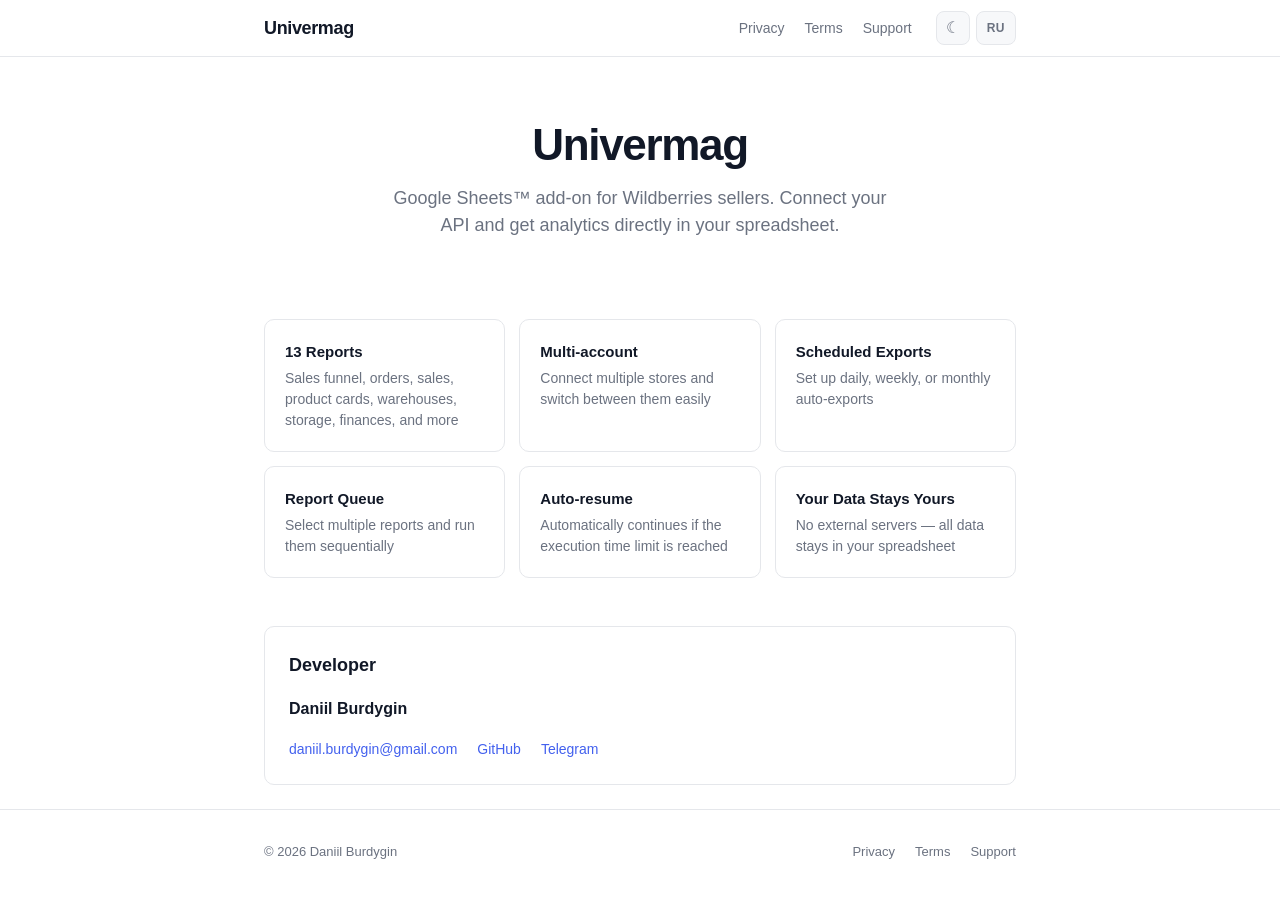
<file: index.html>
<!DOCTYPE html>
<html lang="ru" data-lang="ru" data-theme="light">
<head>
  <meta charset="UTF-8">
  <meta name="viewport" content="width=device-width, initial-scale=1.0">
  <title>Univermag — Google Sheets Add-on for Wildberries</title>
  <script>(function(){var d=document.documentElement,t=localStorage.getItem('uvm-theme');if(!t&&window.matchMedia('(prefers-color-scheme:dark)').matches)t='dark';if(t)d.setAttribute('data-theme',t);var l=localStorage.getItem('uvm-lang');if(!l)l=navigator.language&&navigator.language.startsWith('ru')?'ru':'en';d.setAttribute('data-lang',l);d.lang=l})()</script>
  <link rel="stylesheet" href="style.css">
</head>
<body>
  <header class="header">
    <div class="container header-inner">
      <a href="index.html" class="logo">Univermag</a>
      <nav class="nav">
        <a href="privacy.html"><span class="ru">Конфиденциальность</span><span class="en">Privacy</span></a>
        <a href="terms.html"><span class="ru">Условия</span><span class="en">Terms</span></a>
        <a href="support.html"><span class="ru">Поддержка</span><span class="en">Support</span></a>
      </nav>
      <div class="controls">
        <button class="ctrl-btn" onclick="toggleTheme()" aria-label="Toggle theme"><span id="themeIcon">&#x263E;</span></button>
        <button class="ctrl-btn lang-btn" id="langToggle" onclick="toggleLang()">EN</button>
      </div>
    </div>
  </header>

  <main class="container">
    <section class="hero">
      <h1>Univermag</h1>
      <p class="tagline">
        <span class="ru">Расширение Google Sheets&#8482; для селлеров Wildberries. Подключите API и получайте аналитику прямо в таблице.</span>
        <span class="en">Google Sheets&#8482; add-on for Wildberries sellers. Connect your API and get analytics directly in your spreadsheet.</span>
      </p>
    </section>

    <section class="features">
      <div class="feature-card">
        <h3><span class="ru">13 отчётов</span><span class="en">13 Reports</span></h3>
        <p><span class="ru">Воронка продаж, заказы, продажи, карточки, склады, хранение, финансы и другие</span><span class="en">Sales funnel, orders, sales, product cards, warehouses, storage, finances, and more</span></p>
      </div>
      <div class="feature-card">
        <h3><span class="ru">Мультиаккаунт</span><span class="en">Multi-account</span></h3>
        <p><span class="ru">Подключите несколько магазинов и переключайтесь между ними</span><span class="en">Connect multiple stores and switch between them easily</span></p>
      </div>
      <div class="feature-card">
        <h3><span class="ru">Автовыгрузка</span><span class="en">Scheduled Exports</span></h3>
        <p><span class="ru">Настройте расписание: ежедневно, еженедельно или ежемесячно</span><span class="en">Set up daily, weekly, or monthly auto-exports</span></p>
      </div>
      <div class="feature-card">
        <h3><span class="ru">Очередь отчётов</span><span class="en">Report Queue</span></h3>
        <p><span class="ru">Выберите несколько отчётов и запустите их последовательно</span><span class="en">Select multiple reports and run them sequentially</span></p>
      </div>
      <div class="feature-card">
        <h3><span class="ru">Автопродолжение</span><span class="en">Auto-resume</span></h3>
        <p><span class="ru">При превышении лимита выгрузка продолжится автоматически</span><span class="en">Automatically continues if the execution time limit is reached</span></p>
      </div>
      <div class="feature-card">
        <h3><span class="ru">Данные у вас</span><span class="en">Your Data Stays Yours</span></h3>
        <p><span class="ru">Никаких внешних серверов — все данные остаются в вашей таблице</span><span class="en">No external servers — all data stays in your spreadsheet</span></p>
      </div>
    </section>

    <section class="contact-card">
      <h2><span class="ru">Разработчик</span><span class="en">Developer</span></h2>
      <p><strong>Daniil Burdygin</strong></p>
      <div class="contact-links">
        <a href="mailto:daniil.burdygin@gmail.com">daniil.burdygin@gmail.com</a>
        <a href="https://github.com/daniil-burdygin" target="_blank">GitHub</a>
        <a href="https://t.me/daniil_burdygin" target="_blank">Telegram</a>
      </div>
    </section>
  </main>

  <footer class="footer">
    <div class="container footer-inner">
      <span class="footer-copy">&copy; 2026 Daniil Burdygin</span>
      <div class="footer-links">
        <a href="privacy.html"><span class="ru">Конфиденциальность</span><span class="en">Privacy</span></a>
        <a href="terms.html"><span class="ru">Условия</span><span class="en">Terms</span></a>
        <a href="support.html"><span class="ru">Поддержка</span><span class="en">Support</span></a>
      </div>
    </div>
  </footer>

  <script src="script.js"></script>
</body>
</html>
</file>
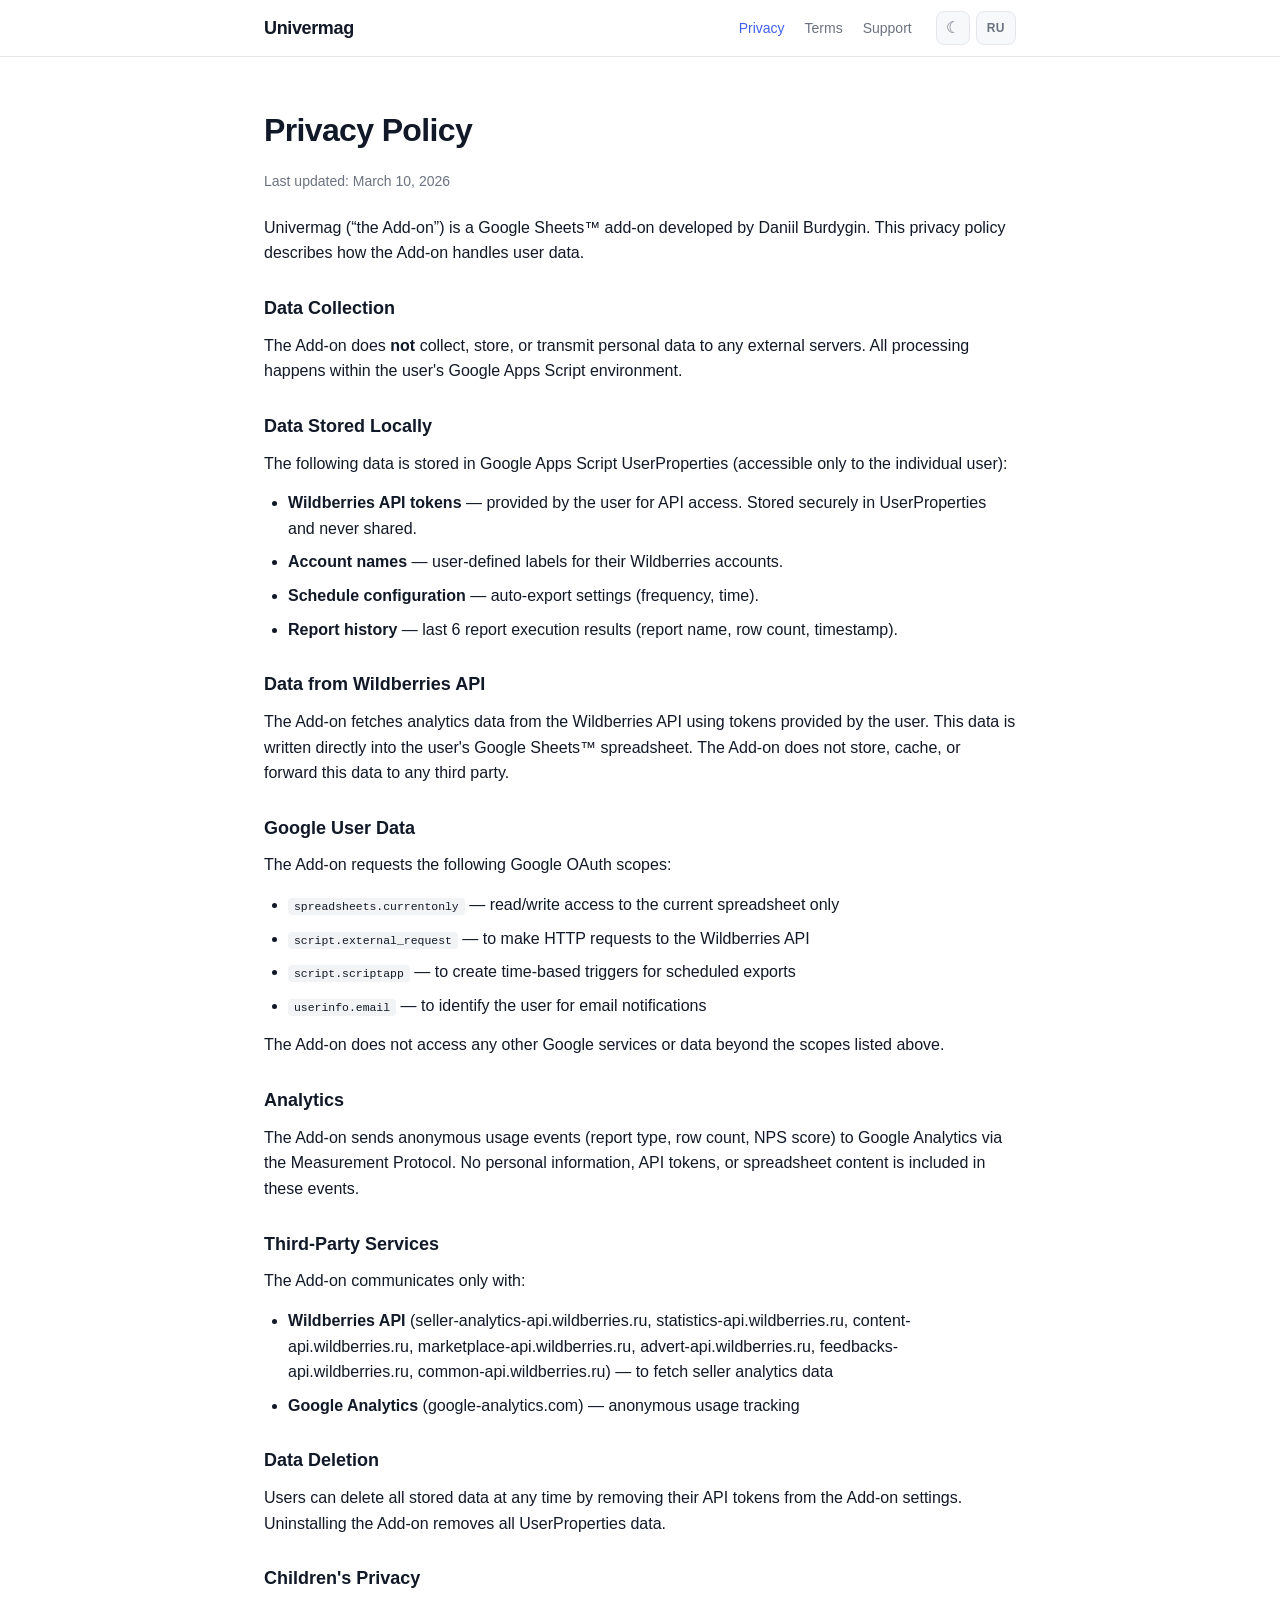
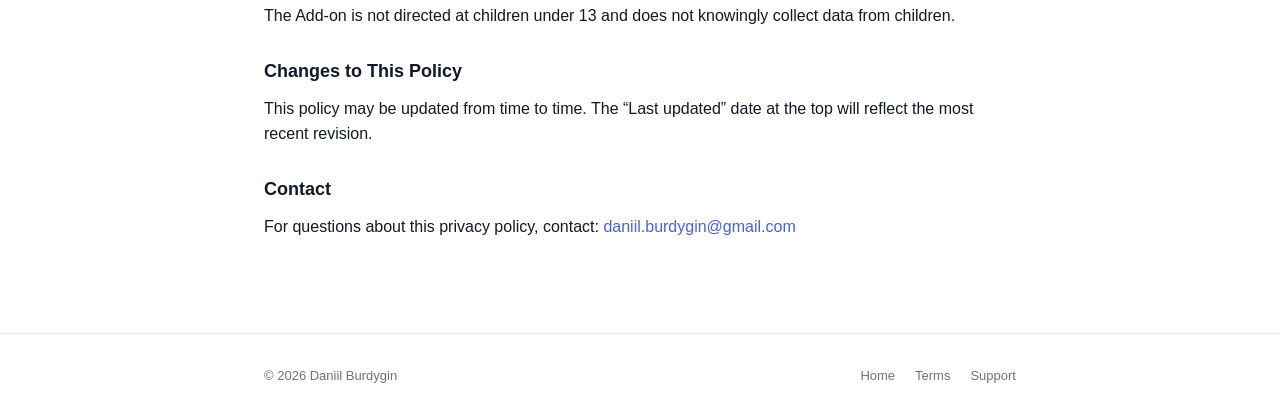
<file: privacy.html>
<!DOCTYPE html>
<html lang="ru" data-lang="ru" data-theme="light">
<head>
  <meta charset="UTF-8">
  <meta name="viewport" content="width=device-width, initial-scale=1.0">
  <title>Privacy Policy — Univermag</title>
  <script>(function(){var d=document.documentElement,t=localStorage.getItem('uvm-theme');if(!t&&window.matchMedia('(prefers-color-scheme:dark)').matches)t='dark';if(t)d.setAttribute('data-theme',t);var l=localStorage.getItem('uvm-lang');if(!l)l=navigator.language&&navigator.language.startsWith('ru')?'ru':'en';d.setAttribute('data-lang',l);d.lang=l})()</script>
  <link rel="stylesheet" href="style.css">
</head>
<body>
  <header class="header">
    <div class="container header-inner">
      <a href="index.html" class="logo">Univermag</a>
      <nav class="nav">
        <a href="privacy.html" aria-current="page"><span class="ru">Конфиденциальность</span><span class="en">Privacy</span></a>
        <a href="terms.html"><span class="ru">Условия</span><span class="en">Terms</span></a>
        <a href="support.html"><span class="ru">Поддержка</span><span class="en">Support</span></a>
      </nav>
      <div class="controls">
        <button class="ctrl-btn" onclick="toggleTheme()" aria-label="Toggle theme"><span id="themeIcon">&#x263E;</span></button>
        <button class="ctrl-btn lang-btn" id="langToggle" onclick="toggleLang()">EN</button>
      </div>
    </div>
  </header>

  <main class="container">
    <div class="page-header">
      <h1><span class="ru">Политика конфиденциальности</span><span class="en">Privacy Policy</span></h1>
      <p class="meta">
        <span class="ru">Последнее обновление: 10 марта 2026</span>
        <span class="en">Last updated: March 10, 2026</span>
      </p>
    </div>

    <div class="content">
      <p>
        <span class="ru">Univermag (&laquo;Расширение&raquo;) &mdash; это расширение Google Sheets&#8482;, разработанное Daniil Burdygin. Настоящая политика конфиденциальности описывает, как Расширение обрабатывает данные пользователей.</span>
        <span class="en">Univermag (&ldquo;the Add-on&rdquo;) is a Google Sheets&#8482; add-on developed by Daniil Burdygin. This privacy policy describes how the Add-on handles user data.</span>
      </p>

      <h2><span class="ru">Сбор данных</span><span class="en">Data Collection</span></h2>
      <p>
        <span class="ru">Расширение <strong>не</strong> собирает, не хранит и не передаёт персональные данные на внешние серверы. Вся обработка происходит в среде Google Apps Script пользователя.</span>
        <span class="en">The Add-on does <strong>not</strong> collect, store, or transmit personal data to any external servers. All processing happens within the user's Google Apps Script environment.</span>
      </p>

      <h2><span class="ru">Данные, хранящиеся локально</span><span class="en">Data Stored Locally</span></h2>
      <p>
        <span class="ru">Следующие данные хранятся в Google Apps Script UserProperties (доступны только конкретному пользователю):</span>
        <span class="en">The following data is stored in Google Apps Script UserProperties (accessible only to the individual user):</span>
      </p>
      <ul>
        <li><strong><span class="ru">API-токены Wildberries</span><span class="en">Wildberries API tokens</span></strong> — <span class="ru">предоставленные пользователем для доступа к API. Хранятся в UserProperties и никогда не передаются третьим лицам.</span><span class="en">provided by the user for API access. Stored securely in UserProperties and never shared.</span></li>
        <li><strong><span class="ru">Названия аккаунтов</span><span class="en">Account names</span></strong> — <span class="ru">пользовательские метки для аккаунтов Wildberries.</span><span class="en">user-defined labels for their Wildberries accounts.</span></li>
        <li><strong><span class="ru">Настройки расписания</span><span class="en">Schedule configuration</span></strong> — <span class="ru">параметры автовыгрузки (частота, время).</span><span class="en">auto-export settings (frequency, time).</span></li>
        <li><strong><span class="ru">История отчётов</span><span class="en">Report history</span></strong> — <span class="ru">последние 6 результатов выгрузки (название, количество строк, время).</span><span class="en">last 6 report execution results (report name, row count, timestamp).</span></li>
      </ul>

      <h2><span class="ru">Данные из Wildberries API</span><span class="en">Data from Wildberries API</span></h2>
      <p>
        <span class="ru">Расширение получает аналитические данные из Wildberries API с помощью токенов, предоставленных пользователем. Эти данные записываются непосредственно в таблицу Google Sheets&#8482; пользователя. Расширение не хранит, не кэширует и не пересылает эти данные третьим лицам.</span>
        <span class="en">The Add-on fetches analytics data from the Wildberries API using tokens provided by the user. This data is written directly into the user's Google Sheets&#8482; spreadsheet. The Add-on does not store, cache, or forward this data to any third party.</span>
      </p>

      <h2><span class="ru">Данные Google-аккаунта</span><span class="en">Google User Data</span></h2>
      <p>
        <span class="ru">Расширение запрашивает следующие OAuth-разрешения Google:</span>
        <span class="en">The Add-on requests the following Google OAuth scopes:</span>
      </p>
      <ul>
        <li><code>spreadsheets.currentonly</code> — <span class="ru">чтение/запись только в текущей таблице</span><span class="en">read/write access to the current spreadsheet only</span></li>
        <li><code>script.external_request</code> — <span class="ru">HTTP-запросы к Wildberries API</span><span class="en">to make HTTP requests to the Wildberries API</span></li>
        <li><code>script.scriptapp</code> — <span class="ru">создание триггеров для автовыгрузки по расписанию</span><span class="en">to create time-based triggers for scheduled exports</span></li>
        <li><code>userinfo.email</code> — <span class="ru">идентификация пользователя для email-уведомлений</span><span class="en">to identify the user for email notifications</span></li>
      </ul>
      <p>
        <span class="ru">Расширение не обращается к другим сервисам или данным Google, кроме перечисленных выше.</span>
        <span class="en">The Add-on does not access any other Google services or data beyond the scopes listed above.</span>
      </p>

      <h2><span class="ru">Аналитика</span><span class="en">Analytics</span></h2>
      <p>
        <span class="ru">Расширение отправляет анонимные события использования (тип отчёта, количество строк, NPS-оценка) в Google Analytics через Measurement Protocol. Персональные данные, API-токены и содержимое таблицы не включаются в эти события.</span>
        <span class="en">The Add-on sends anonymous usage events (report type, row count, NPS score) to Google Analytics via the Measurement Protocol. No personal information, API tokens, or spreadsheet content is included in these events.</span>
      </p>

      <h2><span class="ru">Сторонние сервисы</span><span class="en">Third-Party Services</span></h2>
      <p>
        <span class="ru">Расширение взаимодействует только с:</span>
        <span class="en">The Add-on communicates only with:</span>
      </p>
      <ul>
        <li><strong>Wildberries API</strong> (seller-analytics-api.wildberries.ru, statistics-api.wildberries.ru, content-api.wildberries.ru, marketplace-api.wildberries.ru, advert-api.wildberries.ru, feedbacks-api.wildberries.ru, common-api.wildberries.ru) — <span class="ru">получение аналитических данных</span><span class="en">to fetch seller analytics data</span></li>
        <li><strong>Google Analytics</strong> (google-analytics.com) — <span class="ru">анонимная аналитика использования</span><span class="en">anonymous usage tracking</span></li>
      </ul>

      <h2><span class="ru">Удаление данных</span><span class="en">Data Deletion</span></h2>
      <p>
        <span class="ru">Пользователь может удалить все сохранённые данные в любой момент, удалив свои API-токены в настройках расширения. При удалении расширения все данные UserProperties удаляются автоматически.</span>
        <span class="en">Users can delete all stored data at any time by removing their API tokens from the Add-on settings. Uninstalling the Add-on removes all UserProperties data.</span>
      </p>

      <h2><span class="ru">Конфиденциальность детей</span><span class="en">Children's Privacy</span></h2>
      <p>
        <span class="ru">Расширение не предназначено для детей младше 13 лет и не собирает данные о детях.</span>
        <span class="en">The Add-on is not directed at children under 13 and does not knowingly collect data from children.</span>
      </p>

      <h2><span class="ru">Изменения политики</span><span class="en">Changes to This Policy</span></h2>
      <p>
        <span class="ru">Настоящая политика может обновляться. Дата последнего обновления указана вверху страницы.</span>
        <span class="en">This policy may be updated from time to time. The &ldquo;Last updated&rdquo; date at the top will reflect the most recent revision.</span>
      </p>

      <h2><span class="ru">Контакты</span><span class="en">Contact</span></h2>
      <p>
        <span class="ru">По вопросам конфиденциальности: <a href="mailto:daniil.burdygin@gmail.com">daniil.burdygin@gmail.com</a></span>
        <span class="en">For questions about this privacy policy, contact: <a href="mailto:daniil.burdygin@gmail.com">daniil.burdygin@gmail.com</a></span>
      </p>
    </div>
  </main>

  <footer class="footer">
    <div class="container footer-inner">
      <span class="footer-copy">&copy; 2026 Daniil Burdygin</span>
      <div class="footer-links">
        <a href="index.html"><span class="ru">Главная</span><span class="en">Home</span></a>
        <a href="terms.html"><span class="ru">Условия</span><span class="en">Terms</span></a>
        <a href="support.html"><span class="ru">Поддержка</span><span class="en">Support</span></a>
      </div>
    </div>
  </footer>

  <script src="script.js"></script>
</body>
</html>
</file>
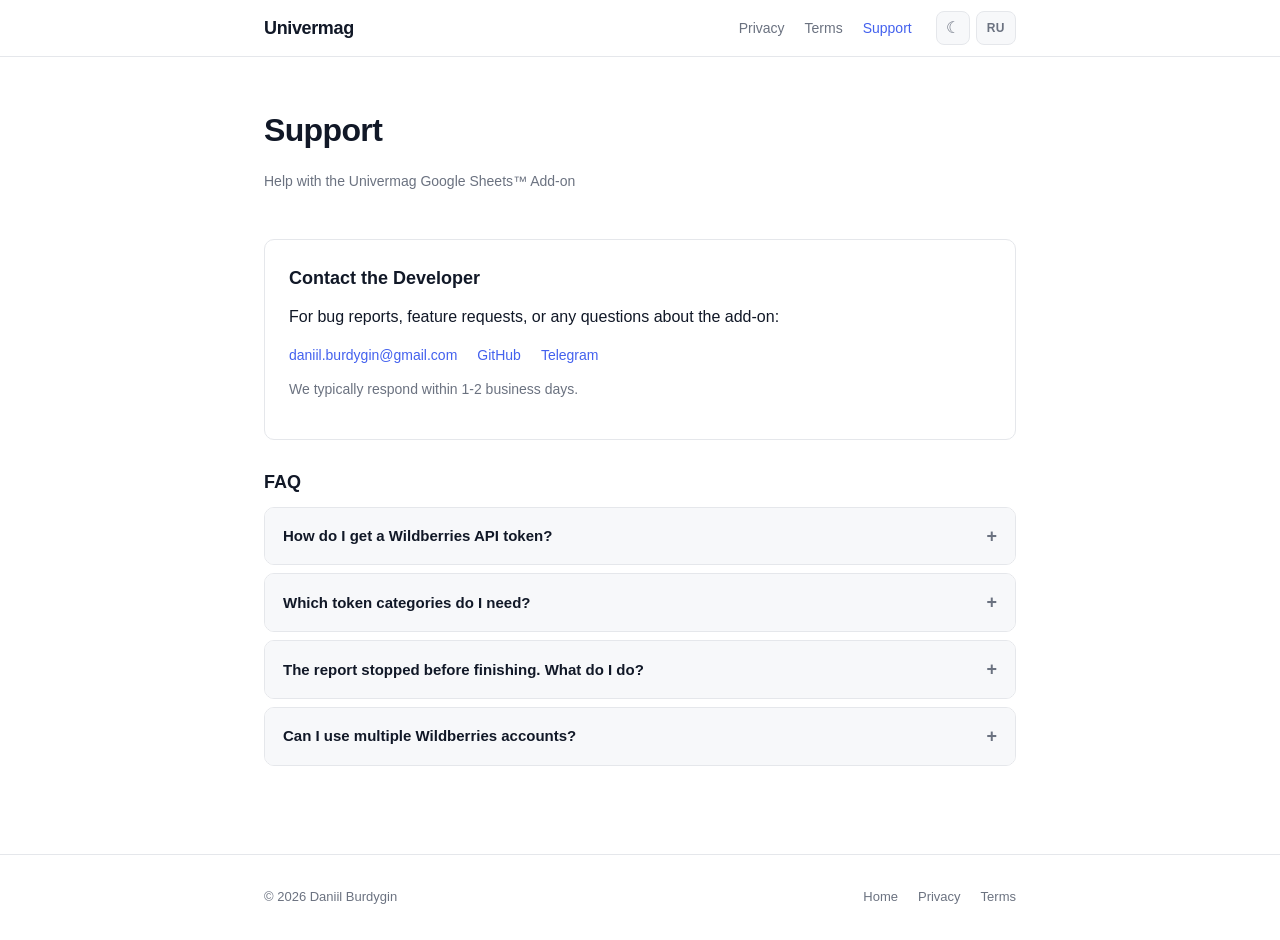
<file: support.html>
<!DOCTYPE html>
<html lang="ru" data-lang="ru" data-theme="light">
<head>
  <meta charset="UTF-8">
  <meta name="viewport" content="width=device-width, initial-scale=1.0">
  <title>Support — Univermag</title>
  <script>(function(){var d=document.documentElement,t=localStorage.getItem('uvm-theme');if(!t&&window.matchMedia('(prefers-color-scheme:dark)').matches)t='dark';if(t)d.setAttribute('data-theme',t);var l=localStorage.getItem('uvm-lang');if(!l)l=navigator.language&&navigator.language.startsWith('ru')?'ru':'en';d.setAttribute('data-lang',l);d.lang=l})()</script>
  <link rel="stylesheet" href="style.css">
</head>
<body>
  <header class="header">
    <div class="container header-inner">
      <a href="index.html" class="logo">Univermag</a>
      <nav class="nav">
        <a href="privacy.html"><span class="ru">Конфиденциальность</span><span class="en">Privacy</span></a>
        <a href="terms.html"><span class="ru">Условия</span><span class="en">Terms</span></a>
        <a href="support.html" aria-current="page"><span class="ru">Поддержка</span><span class="en">Support</span></a>
      </nav>
      <div class="controls">
        <button class="ctrl-btn" onclick="toggleTheme()" aria-label="Toggle theme"><span id="themeIcon">&#x263E;</span></button>
        <button class="ctrl-btn lang-btn" id="langToggle" onclick="toggleLang()">EN</button>
      </div>
    </div>
  </header>

  <main class="container">
    <div class="page-header">
      <h1><span class="ru">Поддержка</span><span class="en">Support</span></h1>
      <p class="meta">
        <span class="ru">Помощь по расширению Univermag для Google Sheets&#8482;</span>
        <span class="en">Help with the Univermag Google Sheets&#8482; Add-on</span>
      </p>
    </div>

    <div class="content">
      <div class="contact-card">
        <h2><span class="ru">Связаться с разработчиком</span><span class="en">Contact the Developer</span></h2>
        <p>
          <span class="ru">Баг-репорты, запросы на фичи и любые вопросы по расширению:</span>
          <span class="en">For bug reports, feature requests, or any questions about the add-on:</span>
        </p>
        <div class="contact-links">
          <a href="mailto:daniil.burdygin@gmail.com">daniil.burdygin@gmail.com</a>
          <a href="https://github.com/daniil-burdygin" target="_blank">GitHub</a>
          <a href="https://t.me/daniil_burdygin" target="_blank">Telegram</a>
        </div>
        <p style="margin-top:12px;font-size:14px;color:var(--text-sec)">
          <span class="ru">Обычно отвечаю в течение 1-2 рабочих дней.</span>
          <span class="en">We typically respond within 1-2 business days.</span>
        </p>
      </div>

      <h2><span class="ru">Часто задаваемые вопросы</span><span class="en">FAQ</span></h2>

      <details>
        <summary>
          <span class="ru">Как получить API-токен Wildberries?</span>
          <span class="en">How do I get a Wildberries API token?</span>
        </summary>
        <div class="faq-body">
          <p>
            <span class="ru">Перейдите на <a href="https://seller.wildberries.ru/api-integrations" target="_blank">seller.wildberries.ru/api-integrations</a>, создайте новый API-ключ и выберите нужные категории токена (Аналитика, Статистика, Контент, Маркетплейс) в зависимости от того, какие отчёты вам нужны.</span>
            <span class="en">Go to <a href="https://seller.wildberries.ru/api-integrations" target="_blank">seller.wildberries.ru/api-integrations</a>, create a new API key, and select the required token categories (Analytics, Statistics, Content, Marketplace) depending on which reports you need.</span>
          </p>
        </div>
      </details>

      <details>
        <summary>
          <span class="ru">Какие категории токена нужны?</span>
          <span class="en">Which token categories do I need?</span>
        </summary>
        <div class="faq-body">
          <ul>
            <li><strong><span class="ru">Аналитика</span><span class="en">Analytics</span></strong> — <span class="ru">Воронка продаж, Платное хранение, Остатки WB, Продажи по регионам</span><span class="en">Sales Funnel, Paid Storage, WB Warehouse Remains, Region Sales</span></li>
            <li><strong><span class="ru">Статистика</span><span class="en">Statistics</span></strong> — <span class="ru">Заказы, Продажи, Остатки, Финансовый отчёт</span><span class="en">Orders, Sales, Stocks, Financial Report</span></li>
            <li><strong><span class="ru">Контент</span><span class="en">Content</span></strong> — <span class="ru">Карточки товаров</span><span class="en">Product Cards</span></li>
            <li><strong><span class="ru">Маркетплейс</span><span class="en">Marketplace</span></strong> — <span class="ru">Склады</span><span class="en">Warehouses</span></li>
            <li><strong><span class="ru">Продвижение</span><span class="en">Promotion</span></strong> — <span class="ru">Рекламные кампании</span><span class="en">Ad Campaigns</span></li>
            <li><strong><span class="ru">Отзывы</span><span class="en">Feedbacks</span></strong> — <span class="ru">Отзывы</span><span class="en">Reviews</span></li>
          </ul>
        </div>
      </details>

      <details>
        <summary>
          <span class="ru">Отчёт прервался. Что делать?</span>
          <span class="en">The report stopped before finishing. What do I do?</span>
        </summary>
        <div class="faq-body">
          <p>
            <span class="ru">Google Apps Script имеет лимит выполнения 6 минут. Для больших наборов данных расширение сохраняет прогресс автоматически. Вы увидите баннер «Продолжить» — нажмите его, чтобы продолжить с места остановки.</span>
            <span class="en">Google Apps Script has a 6-minute execution limit. For large datasets, the add-on saves progress automatically. You will see a "Resume" banner — click it to continue from where it stopped.</span>
          </p>
        </div>
      </details>

      <details>
        <summary>
          <span class="ru">Можно ли использовать несколько аккаунтов?</span>
          <span class="en">Can I use multiple Wildberries accounts?</span>
        </summary>
        <div class="faq-body">
          <p>
            <span class="ru">Да. Добавьте несколько токенов в настройках. Переключайтесь между аккаунтами через выпадающий список в верхней части панели. Также можно использовать «Пакетный режим» для выгрузки отчёта по всем аккаунтам сразу.</span>
            <span class="en">Yes. Add multiple tokens in the Settings tab. Switch between accounts using the dropdown at the top of the sidebar. You can also use "Batch mode" to run a report for all accounts at once.</span>
          </p>
        </div>
      </details>
    </div>
  </main>

  <footer class="footer">
    <div class="container footer-inner">
      <span class="footer-copy">&copy; 2026 Daniil Burdygin</span>
      <div class="footer-links">
        <a href="index.html"><span class="ru">Главная</span><span class="en">Home</span></a>
        <a href="privacy.html"><span class="ru">Конфиденциальность</span><span class="en">Privacy</span></a>
        <a href="terms.html"><span class="ru">Условия</span><span class="en">Terms</span></a>
      </div>
    </div>
  </footer>

  <script src="script.js"></script>
</body>
</html>
</file>
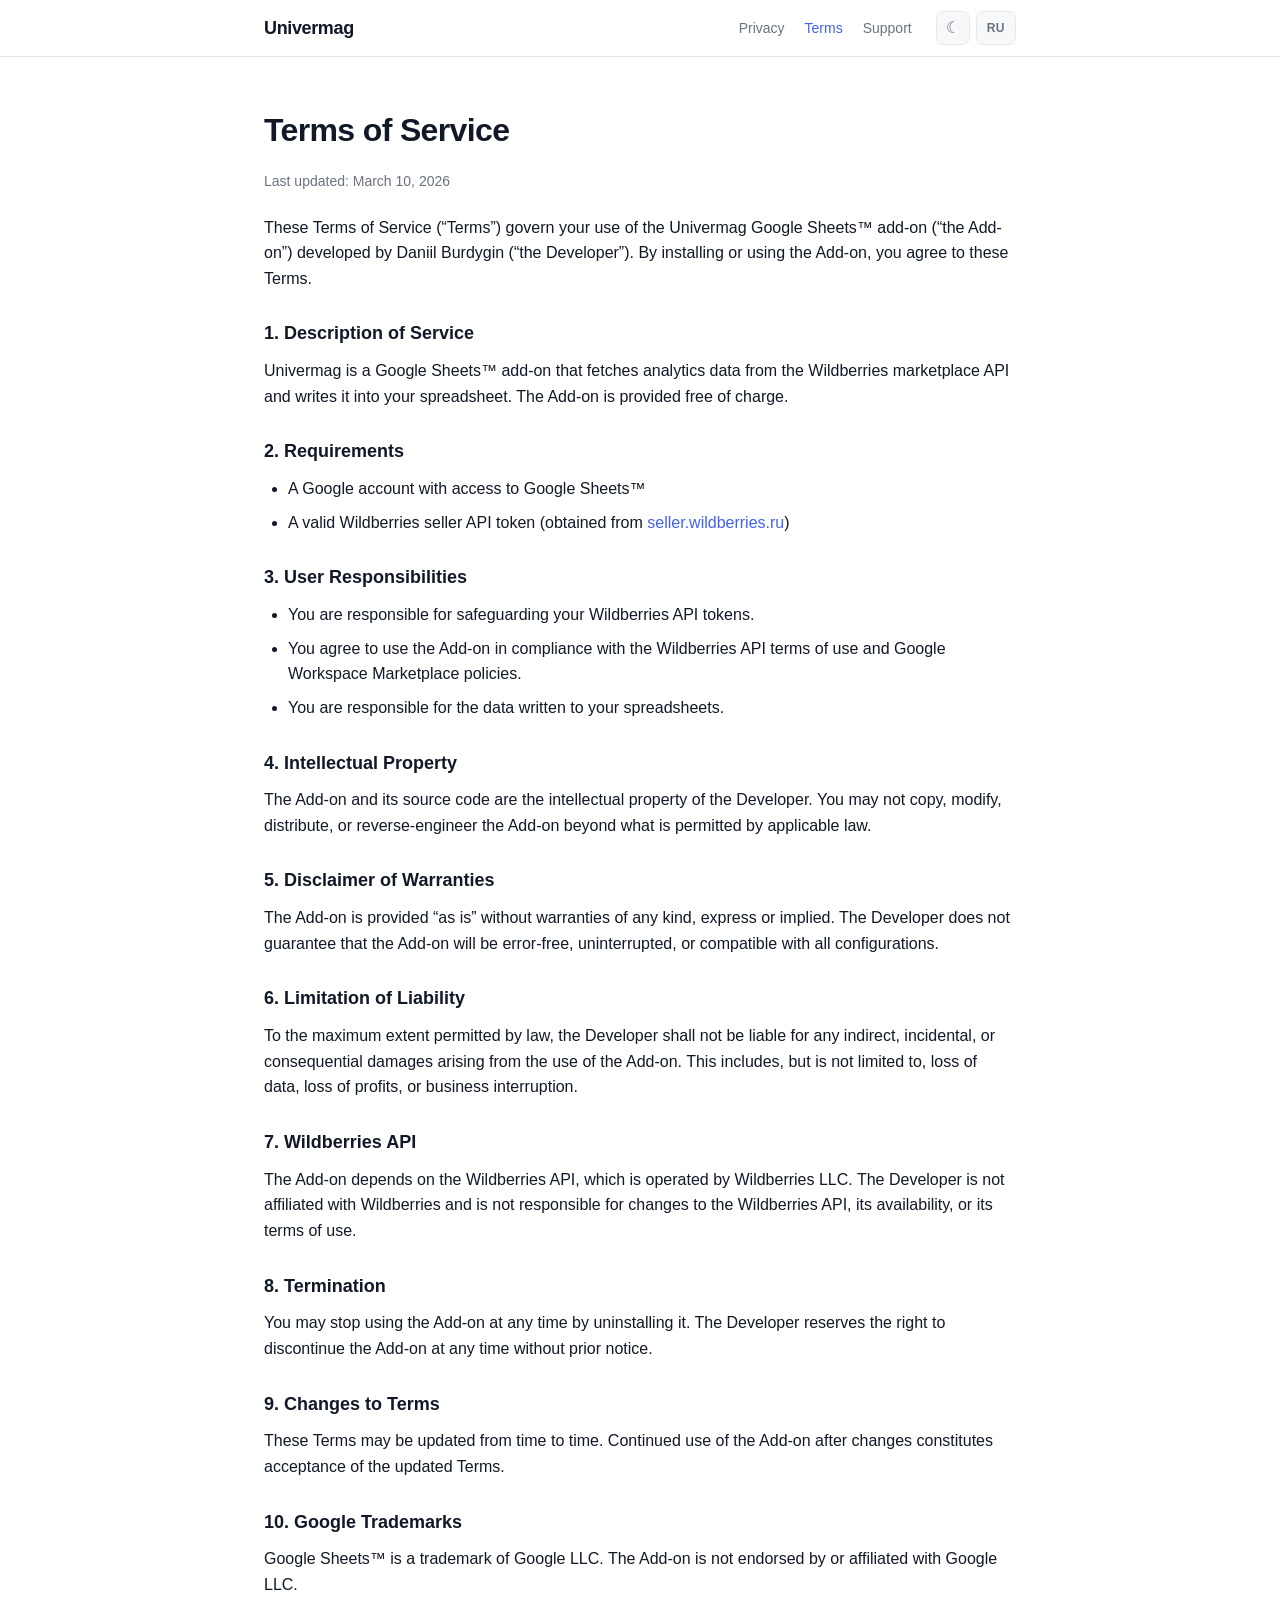
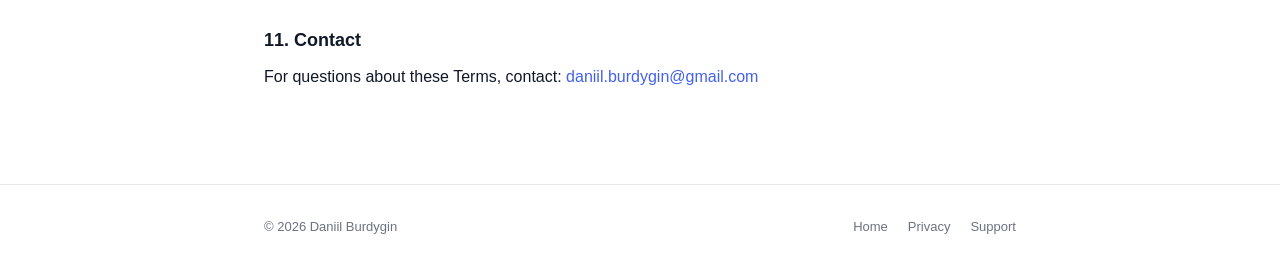
<file: terms.html>
<!DOCTYPE html>
<html lang="ru" data-lang="ru" data-theme="light">
<head>
  <meta charset="UTF-8">
  <meta name="viewport" content="width=device-width, initial-scale=1.0">
  <title>Terms of Service — Univermag</title>
  <script>(function(){var d=document.documentElement,t=localStorage.getItem('uvm-theme');if(!t&&window.matchMedia('(prefers-color-scheme:dark)').matches)t='dark';if(t)d.setAttribute('data-theme',t);var l=localStorage.getItem('uvm-lang');if(!l)l=navigator.language&&navigator.language.startsWith('ru')?'ru':'en';d.setAttribute('data-lang',l);d.lang=l})()</script>
  <link rel="stylesheet" href="style.css">
</head>
<body>
  <header class="header">
    <div class="container header-inner">
      <a href="index.html" class="logo">Univermag</a>
      <nav class="nav">
        <a href="privacy.html"><span class="ru">Конфиденциальность</span><span class="en">Privacy</span></a>
        <a href="terms.html" aria-current="page"><span class="ru">Условия</span><span class="en">Terms</span></a>
        <a href="support.html"><span class="ru">Поддержка</span><span class="en">Support</span></a>
      </nav>
      <div class="controls">
        <button class="ctrl-btn" onclick="toggleTheme()" aria-label="Toggle theme"><span id="themeIcon">&#x263E;</span></button>
        <button class="ctrl-btn lang-btn" id="langToggle" onclick="toggleLang()">EN</button>
      </div>
    </div>
  </header>

  <main class="container">
    <div class="page-header">
      <h1><span class="ru">Условия использования</span><span class="en">Terms of Service</span></h1>
      <p class="meta">
        <span class="ru">Последнее обновление: 10 марта 2026</span>
        <span class="en">Last updated: March 10, 2026</span>
      </p>
    </div>

    <div class="content">
      <p>
        <span class="ru">Настоящие Условия использования (&laquo;Условия&raquo;) регулируют использование расширения Univermag для Google Sheets&#8482; (&laquo;Расширение&raquo;), разработанного Daniil Burdygin (&laquo;Разработчик&raquo;). Устанавливая или используя Расширение, вы соглашаетесь с настоящими Условиями.</span>
        <span class="en">These Terms of Service (&ldquo;Terms&rdquo;) govern your use of the Univermag Google Sheets&#8482; add-on (&ldquo;the Add-on&rdquo;) developed by Daniil Burdygin (&ldquo;the Developer&rdquo;). By installing or using the Add-on, you agree to these Terms.</span>
      </p>

      <h2><span class="ru">1. Описание сервиса</span><span class="en">1. Description of Service</span></h2>
      <p>
        <span class="ru">Univermag &mdash; это расширение Google Sheets&#8482;, которое получает аналитические данные из Wildberries API и записывает их в вашу таблицу. Расширение предоставляется бесплатно.</span>
        <span class="en">Univermag is a Google Sheets&#8482; add-on that fetches analytics data from the Wildberries marketplace API and writes it into your spreadsheet. The Add-on is provided free of charge.</span>
      </p>

      <h2><span class="ru">2. Требования</span><span class="en">2. Requirements</span></h2>
      <ul>
        <li><span class="ru">Аккаунт Google с доступом к Google Sheets&#8482;</span><span class="en">A Google account with access to Google Sheets&#8482;</span></li>
        <li><span class="ru">Действительный API-токен продавца Wildberries (получить на <a href="https://seller.wildberries.ru/api-integrations" target="_blank">seller.wildberries.ru</a>)</span><span class="en">A valid Wildberries seller API token (obtained from <a href="https://seller.wildberries.ru/api-integrations" target="_blank">seller.wildberries.ru</a>)</span></li>
      </ul>

      <h2><span class="ru">3. Обязанности пользователя</span><span class="en">3. User Responsibilities</span></h2>
      <ul>
        <li><span class="ru">Вы несёте ответственность за сохранность своих API-токенов Wildberries.</span><span class="en">You are responsible for safeguarding your Wildberries API tokens.</span></li>
        <li><span class="ru">Вы обязуетесь использовать Расширение в соответствии с условиями использования Wildberries API и политиками Google Workspace Marketplace.</span><span class="en">You agree to use the Add-on in compliance with the Wildberries API terms of use and Google Workspace Marketplace policies.</span></li>
        <li><span class="ru">Вы несёте ответственность за данные, записанные в ваши таблицы.</span><span class="en">You are responsible for the data written to your spreadsheets.</span></li>
      </ul>

      <h2><span class="ru">4. Интеллектуальная собственность</span><span class="en">4. Intellectual Property</span></h2>
      <p>
        <span class="ru">Расширение и его исходный код являются интеллектуальной собственностью Разработчика. Вы не вправе копировать, изменять, распространять или декомпилировать Расширение за пределами, допускаемых применимым законодательством.</span>
        <span class="en">The Add-on and its source code are the intellectual property of the Developer. You may not copy, modify, distribute, or reverse-engineer the Add-on beyond what is permitted by applicable law.</span>
      </p>

      <h2><span class="ru">5. Отказ от гарантий</span><span class="en">5. Disclaimer of Warranties</span></h2>
      <p>
        <span class="ru">Расширение предоставляется &laquo;как есть&raquo; без каких-либо гарантий, явных или подразумеваемых. Разработчик не гарантирует, что Расширение будет работать без ошибок, непрерывно и совместимо со всеми конфигурациями.</span>
        <span class="en">The Add-on is provided &ldquo;as is&rdquo; without warranties of any kind, express or implied. The Developer does not guarantee that the Add-on will be error-free, uninterrupted, or compatible with all configurations.</span>
      </p>

      <h2><span class="ru">6. Ограничение ответственности</span><span class="en">6. Limitation of Liability</span></h2>
      <p>
        <span class="ru">В максимально допустимой законом степени Разработчик не несёт ответственности за любые косвенные, случайные или последующие убытки, возникшие в связи с использованием Расширения, включая, но не ограничиваясь, потерю данных, упущенную выгоду или перебои в бизнесе.</span>
        <span class="en">To the maximum extent permitted by law, the Developer shall not be liable for any indirect, incidental, or consequential damages arising from the use of the Add-on. This includes, but is not limited to, loss of data, loss of profits, or business interruption.</span>
      </p>

      <h2><span class="ru">7. Wildberries API</span><span class="en">7. Wildberries API</span></h2>
      <p>
        <span class="ru">Расширение зависит от Wildberries API, который управляется Wildberries LLC. Разработчик не аффилирован с Wildberries и не несёт ответственности за изменения в Wildberries API, его доступность или условия использования.</span>
        <span class="en">The Add-on depends on the Wildberries API, which is operated by Wildberries LLC. The Developer is not affiliated with Wildberries and is not responsible for changes to the Wildberries API, its availability, or its terms of use.</span>
      </p>

      <h2><span class="ru">8. Прекращение использования</span><span class="en">8. Termination</span></h2>
      <p>
        <span class="ru">Вы можете прекратить использование Расширения в любое время, удалив его. Разработчик оставляет за собой право прекратить предоставление Расширения в любое время без предварительного уведомления.</span>
        <span class="en">You may stop using the Add-on at any time by uninstalling it. The Developer reserves the right to discontinue the Add-on at any time without prior notice.</span>
      </p>

      <h2><span class="ru">9. Изменения условий</span><span class="en">9. Changes to Terms</span></h2>
      <p>
        <span class="ru">Настоящие Условия могут обновляться. Продолжение использования Расширения после внесения изменений означает принятие обновлённых Условий.</span>
        <span class="en">These Terms may be updated from time to time. Continued use of the Add-on after changes constitutes acceptance of the updated Terms.</span>
      </p>

      <h2><span class="ru">10. Товарные знаки Google</span><span class="en">10. Google Trademarks</span></h2>
      <p>
        <span class="ru">Google Sheets&#8482; является товарным знаком Google LLC. Расширение не одобрено и не аффилировано с Google LLC.</span>
        <span class="en">Google Sheets&#8482; is a trademark of Google LLC. The Add-on is not endorsed by or affiliated with Google LLC.</span>
      </p>

      <h2><span class="ru">11. Контакты</span><span class="en">11. Contact</span></h2>
      <p>
        <span class="ru">По вопросам об условиях использования: <a href="mailto:daniil.burdygin@gmail.com">daniil.burdygin@gmail.com</a></span>
        <span class="en">For questions about these Terms, contact: <a href="mailto:daniil.burdygin@gmail.com">daniil.burdygin@gmail.com</a></span>
      </p>
    </div>
  </main>

  <footer class="footer">
    <div class="container footer-inner">
      <span class="footer-copy">&copy; 2026 Daniil Burdygin</span>
      <div class="footer-links">
        <a href="index.html"><span class="ru">Главная</span><span class="en">Home</span></a>
        <a href="privacy.html"><span class="ru">Конфиденциальность</span><span class="en">Privacy</span></a>
        <a href="support.html"><span class="ru">Поддержка</span><span class="en">Support</span></a>
      </div>
    </div>
  </footer>

  <script src="script.js"></script>
</body>
</html>
</file>
<file: style.css>
/* ===== Theme Variables ===== */
:root {
  --bg: #ffffff;
  --bg-alt: #f7f8fa;
  --surface: #ffffff;
  --text: #111827;
  --text-sec: #6b7280;
  --accent: #4361ee;
  --accent-hover: #3651d4;
  --border: #e5e7eb;
  --shadow-sm: 0 1px 2px rgba(0,0,0,0.05);
  --shadow-md: 0 4px 12px rgba(0,0,0,0.08);
  --header-bg: rgba(255,255,255,0.82);
  --code-bg: #f1f3f5;
  --radius: 10px;
}
[data-theme="dark"] {
  --bg: #0f1117;
  --bg-alt: #161822;
  --surface: #1c1e2a;
  --text: #e5e7eb;
  --text-sec: #9ca3af;
  --accent: #6381f5;
  --accent-hover: #7b94f8;
  --border: #2d303e;
  --shadow-sm: 0 1px 2px rgba(0,0,0,0.2);
  --shadow-md: 0 4px 12px rgba(0,0,0,0.3);
  --header-bg: rgba(15,17,23,0.82);
  --code-bg: #252538;
}

/* ===== Reset & Base ===== */
*, *::before, *::after { box-sizing: border-box; }
body { margin: 0; font-family: -apple-system, BlinkMacSystemFont, 'Segoe UI', Inter, Roboto, sans-serif; background: var(--bg); color: var(--text); line-height: 1.6; transition: background 0.25s, color 0.25s; -webkit-font-smoothing: antialiased; }
a { color: var(--accent); text-decoration: none; transition: color 0.15s; }
a:hover { color: var(--accent-hover); }
img { max-width: 100%; }

/* ===== Layout ===== */
.container { max-width: 800px; margin: 0 auto; padding: 0 24px; }

/* ===== Header ===== */
.header { position: sticky; top: 0; z-index: 100; background: var(--header-bg); backdrop-filter: blur(12px); -webkit-backdrop-filter: blur(12px); border-bottom: 1px solid var(--border); transition: background 0.25s, border-color 0.25s; }
.header-inner { display: flex; align-items: center; height: 56px; gap: 8px; }
.logo { font-weight: 700; font-size: 18px; color: var(--text); text-decoration: none; letter-spacing: -0.02em; margin-right: auto; }
.logo:hover { color: var(--accent); }
.nav { display: flex; gap: 20px; }
.nav a { font-size: 14px; color: var(--text-sec); text-decoration: none; transition: color 0.15s; }
.nav a:hover, .nav a[aria-current="page"] { color: var(--accent); }
.controls { display: flex; gap: 6px; margin-left: 16px; }
.ctrl-btn { display: inline-flex; align-items: center; justify-content: center; width: 34px; height: 34px; background: var(--bg-alt); border: 1px solid var(--border); border-radius: 8px; cursor: pointer; font-size: 16px; color: var(--text-sec); transition: all 0.15s; line-height: 1; }
.ctrl-btn:hover { background: var(--border); color: var(--text); }
.lang-btn { width: auto; padding: 0 10px; font-size: 12px; font-weight: 600; letter-spacing: 0.04em; font-family: inherit; }

/* ===== Hero (home page) ===== */
.hero { padding: 64px 0 48px; text-align: center; }
.hero h1 { font-size: 44px; font-weight: 800; letter-spacing: -0.03em; line-height: 1.1; margin: 0 0 16px; }
.hero .tagline { font-size: 18px; color: var(--text-sec); max-width: 520px; margin: 0 auto; line-height: 1.5; }

/* ===== Page Header ===== */
.page-header { padding: 48px 0 8px; }
.page-header h1 { font-size: 32px; font-weight: 700; letter-spacing: -0.02em; margin: 0 0 6px; }
.page-header .meta { font-size: 14px; color: var(--text-sec); }

/* ===== Content ===== */
.content { padding-bottom: 64px; }
.content h2 { font-size: 18px; font-weight: 600; margin: 28px 0 10px; }
.content p { margin: 0 0 14px; }
.content ul { padding-left: 24px; margin: 0 0 14px; }
.content li { margin-bottom: 8px; }
.content strong { font-weight: 600; }
.content code { background: var(--code-bg); padding: 2px 6px; border-radius: 4px; font-size: 0.88em; transition: background 0.25s; }

/* ===== Features Grid ===== */
.features { display: grid; grid-template-columns: repeat(auto-fit, minmax(240px, 1fr)); gap: 14px; margin: 32px 0 48px; }
.feature-card { padding: 20px; background: var(--surface); border: 1px solid var(--border); border-radius: var(--radius); transition: all 0.2s; }
.feature-card:hover { box-shadow: var(--shadow-md); border-color: var(--accent); }
.feature-card h3 { font-size: 15px; font-weight: 600; margin: 0 0 4px; }
.feature-card p { font-size: 14px; color: var(--text-sec); margin: 0; line-height: 1.5; }

/* ===== Contact Card ===== */
.contact-card { padding: 24px; background: var(--surface); border: 1px solid var(--border); border-radius: var(--radius); margin: 24px 0; transition: border-color 0.25s, background 0.25s; }
.contact-card h2 { font-size: 18px; font-weight: 600; margin: 0 0 12px; }
.contact-links { display: flex; flex-wrap: wrap; gap: 20px; margin-top: 12px; }
.contact-links a { display: inline-flex; align-items: center; gap: 6px; font-size: 14px; }
.contact-links .sep { color: var(--border); user-select: none; }

/* ===== FAQ ===== */
details { margin-bottom: 8px; border: 1px solid var(--border); border-radius: var(--radius); overflow: hidden; transition: border-color 0.25s; }
details summary { padding: 14px 18px; cursor: pointer; font-weight: 600; font-size: 15px; background: var(--bg-alt); transition: background 0.25s; list-style: none; display: flex; align-items: center; justify-content: space-between; }
details summary::-webkit-details-marker { display: none; }
details summary::after { content: "+"; font-size: 18px; color: var(--text-sec); transition: transform 0.2s; }
details[open] summary::after { content: "\2212"; }
details[open] summary { border-bottom: 1px solid var(--border); }
.faq-body { padding: 16px 18px; }
.faq-body p { margin: 0 0 8px; }
.faq-body p:last-child { margin: 0; }
.faq-body ul { padding-left: 20px; margin: 8px 0; }

/* ===== Footer ===== */
.footer { padding: 32px 0; border-top: 1px solid var(--border); margin-top: 16px; transition: border-color 0.25s; }
.footer-inner { display: flex; justify-content: space-between; align-items: center; flex-wrap: wrap; gap: 12px; }
.footer-links { display: flex; gap: 20px; }
.footer-links a { font-size: 13px; color: var(--text-sec); }
.footer-links a:hover { color: var(--accent); }
.footer-copy { font-size: 13px; color: var(--text-sec); }

/* ===== Language ===== */
[data-lang="ru"] .en { display: none !important; }
[data-lang="en"] .ru { display: none !important; }

/* ===== Responsive ===== */
@media (max-width: 640px) {
  .hero { padding: 40px 0 32px; }
  .hero h1 { font-size: 30px; }
  .hero .tagline { font-size: 16px; }
  .page-header { padding: 32px 0 4px; }
  .page-header h1 { font-size: 26px; }
  .nav { gap: 14px; }
  .nav a { font-size: 13px; }
  .controls { margin-left: 10px; }
  .features { grid-template-columns: 1fr; }
  .footer-inner { flex-direction: column; text-align: center; }
  .footer-links { justify-content: center; }
  .contact-links { flex-direction: column; gap: 10px; }
}
</file>
